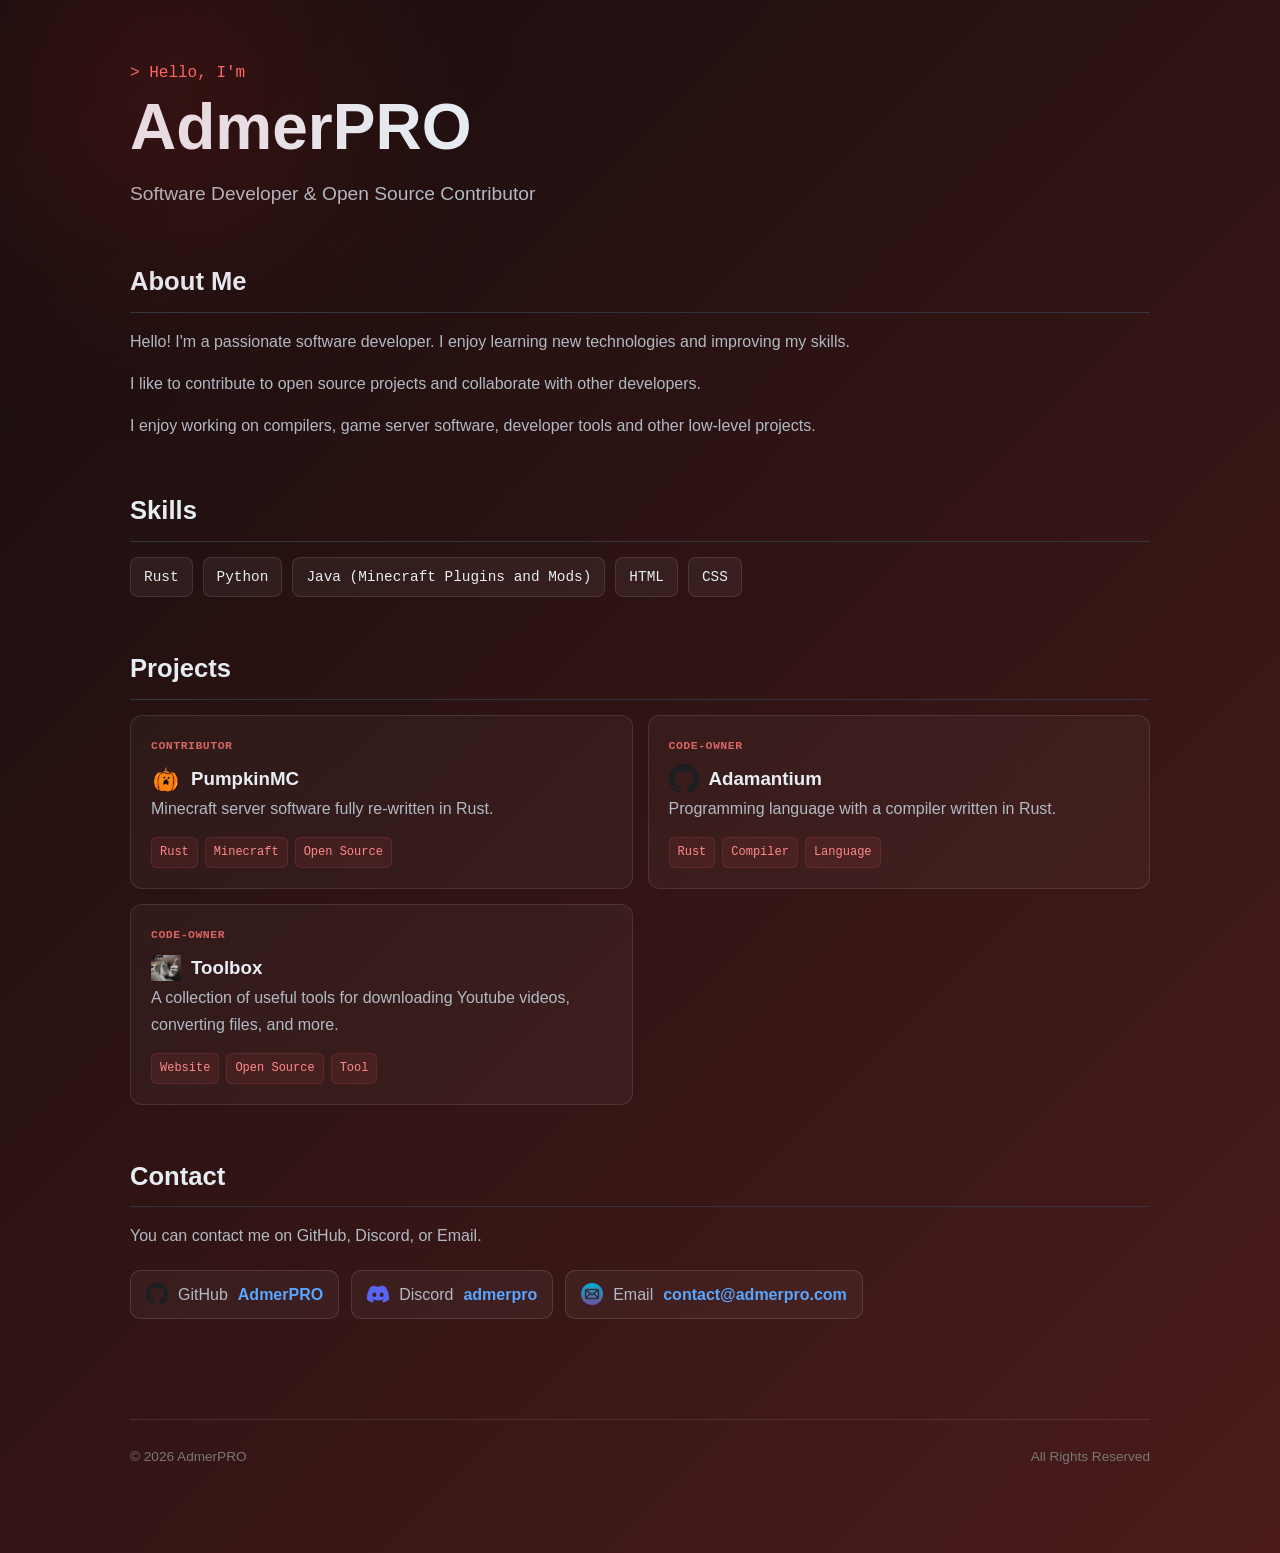
<file: index.html>
<!DOCTYPE html>

<html lang="en">


<head>
    <meta charset="UTF-8">
    <meta name="viewport" content="width=device-width, initial-scale=1.0">

    <title>AdmerPRO</title>

    <link rel="stylesheet" href="./style.css">

    <link rel="icon" href="./icons/favicon.ico" type="image/x-icon">
</head>

<body>

    <header class="hero">
        <p class="hero-small">> Hello, I'm</p>
        <h1>AdmerPRO</h1>

        <p class="hero-description">
            Software Developer & Open Source Contributor
        </p>
    </header>

    <h2>About Me</h2>
    <p>Hello! I'm a passionate software developer. I enjoy learning new technologies and improving my skills.</p>
    <p>I like to contribute to open source projects and collaborate with other developers.</p>
    <p>I enjoy working on compilers, game server software, developer tools and other low-level projects.</p>

    <h2>Skills</h2>
    <div class="skills">
        <span>Rust</span>
        <span>Python</span>
        <span>Java (Minecraft Plugins and Mods)</span>
        <span>HTML</span>
        <span>CSS</span>
    </div>

    <!--
  /$$$$$$        /$$                                   /$$$$$$$  /$$$$$$$   /$$$$$$ 
 /$$__  $$      | $$                                  | $$__  $$| $$__  $$ /$$__  $$
| $$  \ $$  /$$$$$$$ /$$$$$$/$$$$   /$$$$$$   /$$$$$$ | $$  \ $$| $$  \ $$| $$  \ $$
| $$$$$$$$ /$$__  $$| $$_  $$_  $$ /$$__  $$ /$$__  $$| $$$$$$$/| $$$$$$$/| $$  | $$
| $$__  $$| $$  | $$| $$ \ $$ \ $$| $$$$$$$$| $$  \__/| $$____/ | $$__  $$| $$  | $$
| $$  | $$| $$  | $$| $$ | $$ | $$| $$_____/| $$      | $$      | $$  \ $$| $$  | $$
| $$  | $$|  $$$$$$$| $$ | $$ | $$|  $$$$$$$| $$      | $$      | $$  | $$|  $$$$$$/
|__/  |__/ \_______/|__/ |__/ |__/ \_______/|__/      |__/      |__/  |__/ \______/                                                                                                                                                
    -->

    <h2 id="projects">Projects</h2>

    <div class="projects">

        <a
            class="project-card"
            href="https://github.com/Pumpkin-MC/Pumpkin"
            target="_blank"
            rel="noopener noreferrer"
        >
            <span class="project-role">Contributor</span>
            <div class="project-header">
                <img src="./icons/pumpkin.png" alt="PumpkinMC">
                <h3>PumpkinMC</h3>
            </div>

            <p>
                Minecraft server software fully re-written in Rust.
            </p>

            <div class="project-tags">
                <span>Rust</span>
                <span>Minecraft</span>
                <span>Open Source</span>
            </div>
        </a>


        <a
            class="project-card"
            href="https://github.com/AdamantiumORG/Adamantium"
            target="_blank"
            rel="noopener noreferrer"
        >
            <span class="project-role">Code-Owner</span>
            <div class="project-header">
                <img src="./icons/github-icon.svg" alt="Adamantium">
                <h3>Adamantium</h3>
            </div>

            <p>
                Programming language with a compiler written in Rust.
            </p>

            <div class="project-tags">
                <span>Rust</span>
                <span>Compiler</span>
                <span>Language</span>
            </div>
        </a>

        <a
            class="project-card"
            href="https://tools.admerpro.com"
            target="_blank"
            rel="noopener noreferrer"
        >
            <span class="project-role">Code-Owner</span>
            <div class="project-header">
                <img src="./icons/toolbox_icon.png" alt="Toolbox">
                <h3>Toolbox</h3>
            </div>

            <p>
                A collection of useful tools for downloading Youtube videos, converting files, and more.
            </p>

            <div class="project-tags">
                <span>Website</span>
                <span>Open Source</span>
                <span>Tool</span>
            </div>
        </a>

    </div>

    <h2>Contact</h2>
    <p>You can contact me on GitHub, Discord, or Email.</p>

    <div class="socials">
        <a
            href="https://github.com/AdmerPRO"
            target="_blank"
            class="social-link"
            rel="noopener noreferrer"
        >
            <img src="./icons/github-icon.svg" alt="GitHub">
            <span>GitHub</span>
            <strong>AdmerPRO</strong>
        </a>

        <a
            href="https://discord.com/channels/@me"
            target="_blank"
            class="social-link"
            rel="noopener noreferrer"
        >
            <img src="./icons/discord-icon.svg" alt="Discord">
            <span>Discord</span>
            <strong>admerpro</strong>
        </a>

        <a
            href="mailto:contact@admerpro.com"
            target="_blank"
            class="social-link"
            rel="noopener noreferrer"
        >
            <img src="./icons/email.png" alt="Email">
            <span>Email</span>
            <strong>contact@admerpro.com</strong>
        </a>
    </div>

    <footer>
        <span>© 2026 AdmerPRO</span>
        <span>All Rights Reserved</span>
    </footer>
</body>


</html>
</file>
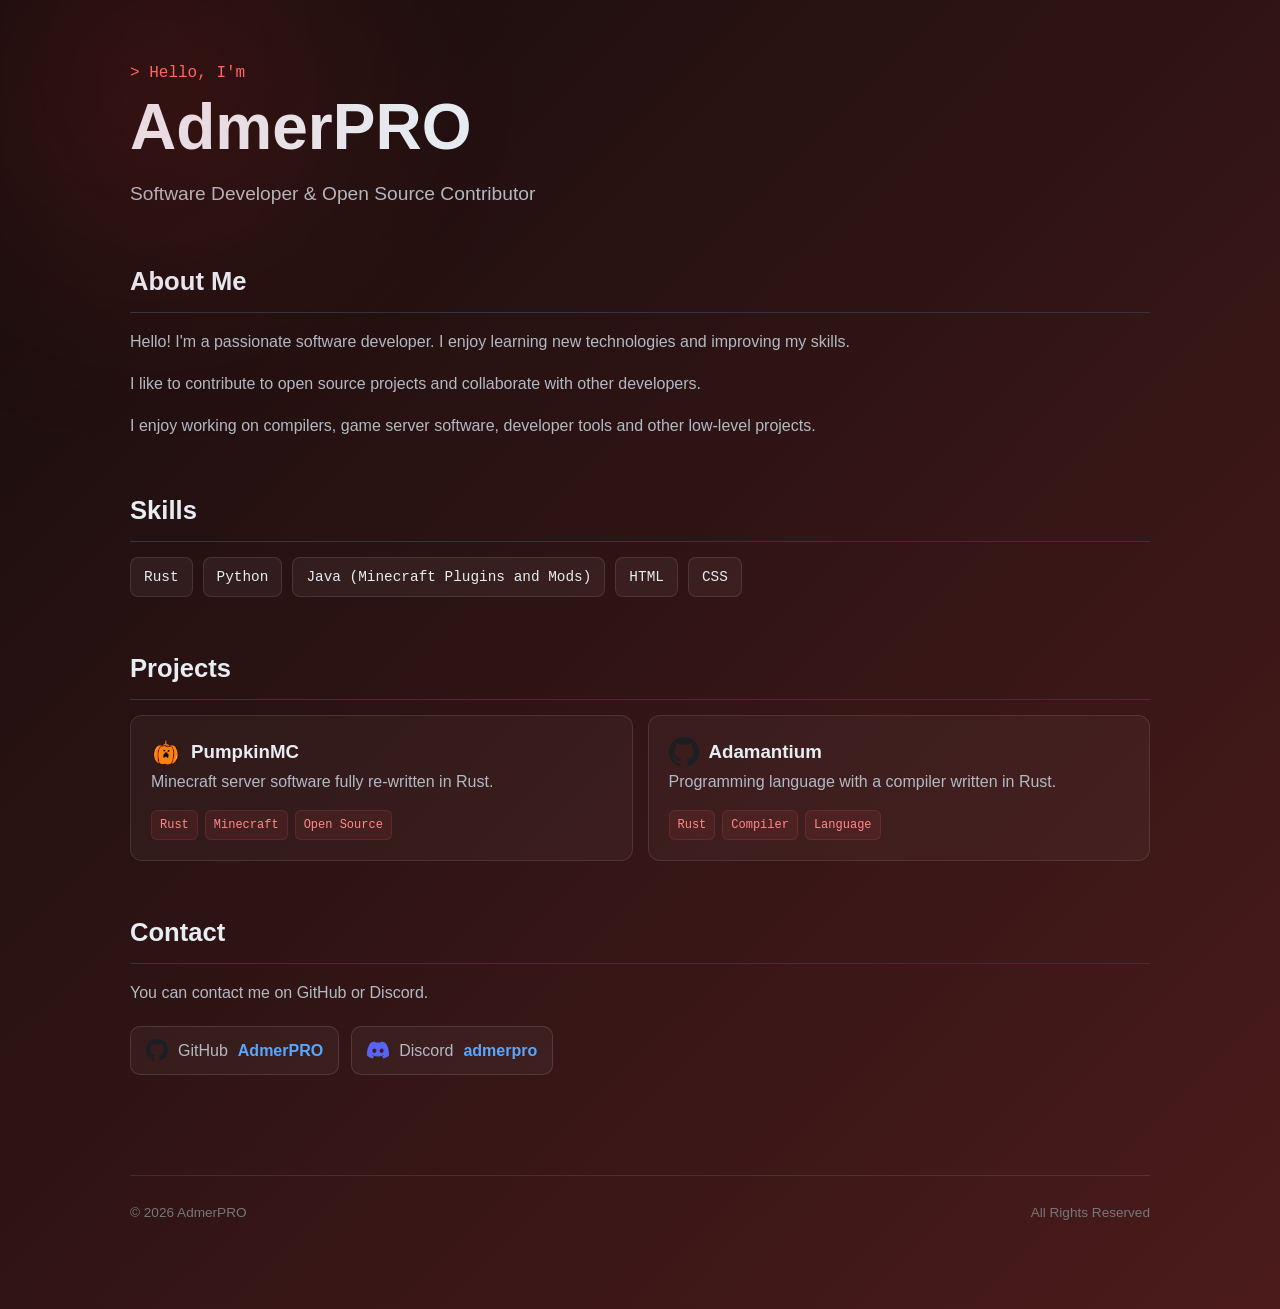
<file: site/index.html>
<!DOCTYPE html>

<html lang="en">


<head>
    <meta charset="UTF-8">
    <meta name="viewport" content="width=device-width, initial-scale=1.0">

    <title>AdmerPRO</title>

    <link rel="stylesheet" href="./style.css">
</head>

<body>

    <header class="hero">
        <p class="hero-small">> Hello, I'm</p>
        <h1>AdmerPRO</h1>

        <p class="hero-description">
            Software Developer & Open Source Contributor
        </p>
    </header>

    <h2>About Me</h2>
    <p>Hello! I'm a passionate software developer. I enjoy learning new technologies and improving my skills.</p>
    <p>I like to contribute to open source projects and collaborate with other developers.</p>
    <p>I enjoy working on compilers, game server software, developer tools and other low-level projects.</p>

    <h2>Skills</h2>
    <div class="skills">
        <span>Rust</span>
        <span>Python</span>
        <span>Java (Minecraft Plugins and Mods)</span>
        <span>HTML</span>
        <span>CSS</span>
    </div>

    <!--
  /$$$$$$        /$$                                   /$$$$$$$  /$$$$$$$   /$$$$$$ 
 /$$__  $$      | $$                                  | $$__  $$| $$__  $$ /$$__  $$
| $$  \ $$  /$$$$$$$ /$$$$$$/$$$$   /$$$$$$   /$$$$$$ | $$  \ $$| $$  \ $$| $$  \ $$
| $$$$$$$$ /$$__  $$| $$_  $$_  $$ /$$__  $$ /$$__  $$| $$$$$$$/| $$$$$$$/| $$  | $$
| $$__  $$| $$  | $$| $$ \ $$ \ $$| $$$$$$$$| $$  \__/| $$____/ | $$__  $$| $$  | $$
| $$  | $$| $$  | $$| $$ | $$ | $$| $$_____/| $$      | $$      | $$  \ $$| $$  | $$
| $$  | $$|  $$$$$$$| $$ | $$ | $$|  $$$$$$$| $$      | $$      | $$  | $$|  $$$$$$/
|__/  |__/ \_______/|__/ |__/ |__/ \_______/|__/      |__/      |__/  |__/ \______/                                                                                                                                                
    -->

    <h2 id="projects">Projects</h2>

    <div class="projects">

        <a
            class="project-card"
            href="https://github.com/Pumpkin-MC/Pumpkin"
            target="_blank"
            rel="noopener noreferrer"
        >
            <div class="project-header">
                <img src="./icons/pumpkin.png" alt="PumpkinMC">
                <h3>PumpkinMC</h3>
            </div>

            <p>
                Minecraft server software fully re-written in Rust.
            </p>

            <div class="project-tags">
                <span>Rust</span>
                <span>Minecraft</span>
                <span>Open Source</span>
            </div>
        </a>


        <a
            class="project-card"
            href="https://github.com/AdamantiumORG/Adamantium"
            target="_blank"
            rel="noopener noreferrer"
        >
            <div class="project-header">
                <img src="./icons/github-icon.svg" alt="Adamantium">
                <h3>Adamantium</h3>
            </div>

            <p>
                Programming language with a compiler written in Rust.
            </p>

            <div class="project-tags">
                <span>Rust</span>
                <span>Compiler</span>
                <span>Language</span>
            </div>
        </a>

    </div>

    <h2>Contact</h2>
    <p>You can contact me on GitHub or Discord.</p>

    <div class="socials">
        <a
            href="https://github.com/AdmerPRO"
            target="_blank"
            class="social-link"
            rel="noopener noreferrer"
        >
            <img src="./icons/github-icon.svg" alt="GitHub">
            <span>GitHub</span>
            <strong>AdmerPRO</strong>
        </a>

        <a
            href="https://discord.com/channels/@me"
            target="_blank"
            class="social-link"
            rel="noopener noreferrer"
        >
            <img src="./icons/discord-icon.svg" alt="Discord">
            <span>Discord</span>
            <strong>admerpro</strong>
        </a>
    </div>

    <footer>
        <span>© 2026 AdmerPRO</span>
        <span>All Rights Reserved</span>
    </footer>
</body>


</html>
</file>
<file: style.css>
/* =========================
   RESET
   ========================= */

* {
    margin: 0;
    padding: 0;
    box-sizing: border-box;
}

html {
    scroll-behavior: smooth;
}


/* =========================
   BODY
   ========================= */

body {
    font-family: Inter, Arial, sans-serif;

    color: #e6edf3;

    max-width: 1100px;
    margin: 0 auto;
    padding: 60px 40px;

    line-height: 1.7;

    background: linear-gradient(
        -45deg,
        #170d0d,
        #271111,
        #541717,
        #4b1b1b,
        #170d0d
    );

    background-size: 400% 400%;
    animation: gradientMove 15s ease infinite;
}

@keyframes gradientMove {
    0% {
        background-position: 0% 50%;
    }

    50% {
        background-position: 100% 50%;
    }

    100% {
        background-position: 0% 50%;
    }
}

/* =========================
   HEADINGS
   ========================= */

h1 {
    font-size: 3rem;
    margin-bottom: 10px;
}

h2 {
    font-size: 1.6rem;

    margin-top: 50px;
    margin-bottom: 15px;

    padding-bottom: 8px;

    border-bottom: 1px solid #30363d;
}


/* =========================
   TEXT
   ========================= */

p {
    color: #b1bac4;
    margin-bottom: 15px;
}

strong {
    color: #ffffff;
}


/* =========================
   LINKS
   ========================= */

a {
    color: #58a6ff;
    text-decoration: none;

    transition: color 0.2s ease;
}

a:hover {
    color: #79c0ff;
    text-decoration: underline;
}


/* Link with icon */

.icon-link {
    display: inline-flex;
    align-items: center;
    gap: 8px;
}

.icon-link img {
    width: 22px;
    height: 22px;
    object-fit: contain;
}


/* =========================
   LISTS
   ========================= */

ul,
ol {
    margin-left: 25px;
    margin-top: 10px;
}

li {
    margin: 7px 0;
    color: #c9d1d9;
}


/* =========================
   CODE
   ========================= */

code {
    font-family: "JetBrains Mono", Consolas, monospace;

    background: #161b22;
    color: #79c0ff;

    padding: 3px 7px;

    border: 1px solid #30363d;
    border-radius: 6px;
}


/* =========================
   PROJECT CARDS
   ========================= */

.project {
    background: #161b22;

    border: 1px solid #30363d;
    border-radius: 12px;

    padding: 20px;
    margin: 15px 0;

    transition:
        transform 0.2s ease,
        border-color 0.2s ease;
}

.project:hover {
    transform: translateY(-3px);
    border-color: #58a6ff;
}

.project h3 {
    margin-bottom: 8px;
}


/* =========================
   BUTTONS
   ========================= */

.button {
    display: inline-block;

    background: #238636;
    color: white;

    padding: 9px 16px;

    border-radius: 7px;

    font-weight: 600;

    transition:
        background 0.2s ease,
        transform 0.2s ease;
}

.button:hover {
    background: #2ea043;

    color: white;
    text-decoration: none;

    transform: translateY(-2px);
}


/* =========================
   MOBILE
   ========================= */

@media (max-width: 600px) {

    body {
        padding: 30px 20px;
    }

    h1 {
        font-size: 2.2rem;
    }

    h2 {
        font-size: 1.4rem;
    }
}

/* =========================
   HERO SECTION
   ========================= */

.hero {
    position: relative;
}

.hero::before {
    content: "";

    position: absolute;

    width: 350px;
    height: 350px;

    left: -150px;
    top: -150px;

    background: rgba(255, 50, 50, 0.12);

    filter: blur(100px);

    border-radius: 50%;

    pointer-events: none;
}

.hero-small {
    color: #ff6b6b;
    font-family: "JetBrains Mono", Consolas, monospace;
    margin-bottom: 5px;
}

.hero h1 {
    font-size: 4rem;
    line-height: 1.1;
    margin: 0;
}

.hero h1 span {
    color: #ff5c5c;
}

.hero-description {
    font-size: 1.2rem;
    margin-top: 15px;
}

.hero-links {
    display: flex;
    gap: 12px;
    margin-top: 25px;
}

.primary-button,
.secondary-button {
    padding: 10px 18px;
    border-radius: 8px;
    text-decoration: none;
    font-weight: 600;
}

.primary-button {
    background: #e5484d;
    color: white;
}

.secondary-button {
    border: 1px solid #444;
    color: #ddd;
}

.primary-button:hover,
.secondary-button:hover {
    transform: translateY(-2px);
    text-decoration: none;
}

/* =========================
   SKILLS
   ========================= */

.skills {
    display: flex;
    flex-wrap: wrap;
    gap: 10px;
}

.skills span {
    background: rgba(255, 255, 255, 0.05);
    border: 1px solid rgba(255, 255, 255, 0.1);

    padding: 7px 13px;
    border-radius: 8px;

    font-family: monospace;
    font-size: 0.9rem;

    transition: 0.2s ease;
}

.skills span:hover {
    border-color: #e5484d;
    transform: translateY(-2px);
}

/* =========================
    SOCIALS
    ========================= */

.socials {
    display: flex;
    flex-wrap: wrap;
    gap: 12px;

    margin-top: 20px;
}

.social-link {
    display: flex;
    align-items: center;
    gap: 10px;

    padding: 10px 15px;

    background: rgba(255, 255, 255, 0.04);

    border: 1px solid rgba(255, 255, 255, 0.12);
    border-radius: 10px;

    color: #e6edf3;
    text-decoration: none;

    transition:
        transform 0.2s ease,
        border-color 0.2s ease,
        background 0.2s ease;
}

.social-link img {
    width: 22px;
    height: 22px;
    object-fit: contain;
}

.social-link span {
    color: #b1bac4;
}

.social-link strong {
    color: #58a6ff;
}

.social-link:hover {
    transform: translateY(-3px);

    background: rgba(255, 255, 255, 0.07);
    border-color: #e5484d;

    text-decoration: none;
}

/* =========================
    PROJECTS
    ========================= */

.projects {
    display: grid;
    grid-template-columns: repeat(2, 1fr);
    gap: 15px;
}

.project-card {
    display: block;

    padding: 20px;

    background: rgba(255, 255, 255, 0.035);
    border: 1px solid rgba(255, 255, 255, 0.1);
    border-radius: 12px;

    color: inherit;
    text-decoration: none;

    transition:
        transform 0.2s ease,
        border-color 0.2s ease,
        background 0.2s ease;
}

.project-card:hover {
    transform: translateY(-4px);

    border-color: rgba(255, 90, 90, 0.6);

    box-shadow:
        0 10px 30px rgba(0, 0, 0, 0.2),
        0 0 25px rgba(255, 60, 60, 0.05);

    text-decoration: none;
}

.project-card:hover * {
    text-decoration: none;
}

.project-header {
    display: flex;
    align-items: center;
    gap: 10px;
}

.project-header img {
    width: 30px;
    height: 30px;
    object-fit: contain;
}

.project-header h3 {
    margin: 0;
}

.project-tags {
    display: flex;
    flex-wrap: wrap;
    gap: 7px;

    margin-top: 15px;
}

.project-tags span {
    padding: 4px 8px;

    font-family: monospace;
    font-size: 0.75rem;

    color: #ff8a8a;
    background: rgba(255, 90, 90, 0.08);

    border: 1px solid rgba(255, 90, 90, 0.15);
    border-radius: 6px;
}

.project-role {
    display: block;
    margin-bottom: 8px;

    font-family: monospace;
    font-size: 0.72rem;
    font-weight: 600;
    letter-spacing: 0.5px;
    text-transform: uppercase;

    color: #ff7777;
    opacity: 0.8;
}

/* =========================
    FOOTER
    ========================= */

footer {
    display: flex;
    justify-content: space-between;

    margin-top: 100px;
    padding: 25px 0;

    border-top: 1px solid rgba(255, 255, 255, 0.1);

    color: #777;
    font-size: 0.85rem;
}
</file>
<file: site/style.css>
/* =========================
   RESET
   ========================= */

* {
    margin: 0;
    padding: 0;
    box-sizing: border-box;
}

html {
    scroll-behavior: smooth;
}


/* =========================
   BODY
   ========================= */

body {
    font-family: Inter, Arial, sans-serif;

    color: #e6edf3;

    max-width: 1100px;
    margin: 0 auto;
    padding: 60px 40px;

    line-height: 1.7;

    background: linear-gradient(
        -45deg,
        #170d0d,
        #271111,
        #541717,
        #4b1b1b,
        #170d0d
    );

    background-size: 400% 400%;
    animation: gradientMove 15s ease infinite;
}

@keyframes gradientMove {
    0% {
        background-position: 0% 50%;
    }

    50% {
        background-position: 100% 50%;
    }

    100% {
        background-position: 0% 50%;
    }
}

/* =========================
   HEADINGS
   ========================= */

h1 {
    font-size: 3rem;
    margin-bottom: 10px;
}

h2 {
    font-size: 1.6rem;

    margin-top: 50px;
    margin-bottom: 15px;

    padding-bottom: 8px;

    border-bottom: 1px solid #30363d;
}


/* =========================
   TEXT
   ========================= */

p {
    color: #b1bac4;
    margin-bottom: 15px;
}

strong {
    color: #ffffff;
}


/* =========================
   LINKS
   ========================= */

a {
    color: #58a6ff;
    text-decoration: none;

    transition: color 0.2s ease;
}

a:hover {
    color: #79c0ff;
    text-decoration: underline;
}


/* Link with icon */

.icon-link {
    display: inline-flex;
    align-items: center;
    gap: 8px;
}

.icon-link img {
    width: 22px;
    height: 22px;
    object-fit: contain;
}


/* =========================
   LISTS
   ========================= */

ul,
ol {
    margin-left: 25px;
    margin-top: 10px;
}

li {
    margin: 7px 0;
    color: #c9d1d9;
}


/* =========================
   CODE
   ========================= */

code {
    font-family: "JetBrains Mono", Consolas, monospace;

    background: #161b22;
    color: #79c0ff;

    padding: 3px 7px;

    border: 1px solid #30363d;
    border-radius: 6px;
}


/* =========================
   PROJECT CARDS
   ========================= */

.project {
    background: #161b22;

    border: 1px solid #30363d;
    border-radius: 12px;

    padding: 20px;
    margin: 15px 0;

    transition:
        transform 0.2s ease,
        border-color 0.2s ease;
}

.project:hover {
    transform: translateY(-3px);
    border-color: #58a6ff;
}

.project h3 {
    margin-bottom: 8px;
}


/* =========================
   BUTTONS
   ========================= */

.button {
    display: inline-block;

    background: #238636;
    color: white;

    padding: 9px 16px;

    border-radius: 7px;

    font-weight: 600;

    transition:
        background 0.2s ease,
        transform 0.2s ease;
}

.button:hover {
    background: #2ea043;

    color: white;
    text-decoration: none;

    transform: translateY(-2px);
}


/* =========================
   MOBILE
   ========================= */

@media (max-width: 600px) {

    body {
        padding: 30px 20px;
    }

    h1 {
        font-size: 2.2rem;
    }

    h2 {
        font-size: 1.4rem;
    }
}

/* =========================
   HERO SECTION
   ========================= */

.hero {
    position: relative;
}

.hero::before {
    content: "";

    position: absolute;

    width: 350px;
    height: 350px;

    left: -150px;
    top: -150px;

    background: rgba(255, 50, 50, 0.12);

    filter: blur(100px);

    border-radius: 50%;

    pointer-events: none;
}

.hero-small {
    color: #ff6b6b;
    font-family: "JetBrains Mono", Consolas, monospace;
    margin-bottom: 5px;
}

.hero h1 {
    font-size: 4rem;
    line-height: 1.1;
    margin: 0;
}

.hero h1 span {
    color: #ff5c5c;
}

.hero-description {
    font-size: 1.2rem;
    margin-top: 15px;
}

.hero-links {
    display: flex;
    gap: 12px;
    margin-top: 25px;
}

.primary-button,
.secondary-button {
    padding: 10px 18px;
    border-radius: 8px;
    text-decoration: none;
    font-weight: 600;
}

.primary-button {
    background: #e5484d;
    color: white;
}

.secondary-button {
    border: 1px solid #444;
    color: #ddd;
}

.primary-button:hover,
.secondary-button:hover {
    transform: translateY(-2px);
    text-decoration: none;
}

/* =========================
   SKILLS
   ========================= */

.skills {
    display: flex;
    flex-wrap: wrap;
    gap: 10px;
}

.skills span {
    background: rgba(255, 255, 255, 0.05);
    border: 1px solid rgba(255, 255, 255, 0.1);

    padding: 7px 13px;
    border-radius: 8px;

    font-family: monospace;
    font-size: 0.9rem;

    transition: 0.2s ease;
}

.skills span:hover {
    border-color: #e5484d;
    transform: translateY(-2px);
}

/* =========================
    SOCIALS
    ========================= */

.socials {
    display: flex;
    flex-wrap: wrap;
    gap: 12px;

    margin-top: 20px;
}

.social-link {
    display: flex;
    align-items: center;
    gap: 10px;

    padding: 10px 15px;

    background: rgba(255, 255, 255, 0.04);

    border: 1px solid rgba(255, 255, 255, 0.12);
    border-radius: 10px;

    color: #e6edf3;
    text-decoration: none;

    transition:
        transform 0.2s ease,
        border-color 0.2s ease,
        background 0.2s ease;
}

.social-link img {
    width: 22px;
    height: 22px;
    object-fit: contain;
}

.social-link span {
    color: #b1bac4;
}

.social-link strong {
    color: #58a6ff;
}

.social-link:hover {
    transform: translateY(-3px);

    background: rgba(255, 255, 255, 0.07);
    border-color: #e5484d;

    text-decoration: none;
}

/* =========================
    PROJECTS
    ========================= */

.projects {
    display: grid;
    grid-template-columns: repeat(2, 1fr);
    gap: 15px;
}

.project-card {
    display: block;

    padding: 20px;

    background: rgba(255, 255, 255, 0.035);
    border: 1px solid rgba(255, 255, 255, 0.1);
    border-radius: 12px;

    color: inherit;
    text-decoration: none;

    transition:
        transform 0.2s ease,
        border-color 0.2s ease,
        background 0.2s ease;
}

.project-card:hover {
    transform: translateY(-4px);

    border-color: rgba(255, 90, 90, 0.6);

    box-shadow:
        0 10px 30px rgba(0, 0, 0, 0.2),
        0 0 25px rgba(255, 60, 60, 0.05);
}

.project-header {
    display: flex;
    align-items: center;
    gap: 10px;
}

.project-header img {
    width: 30px;
    height: 30px;
    object-fit: contain;
}

.project-header h3 {
    margin: 0;
}

.project-tags {
    display: flex;
    flex-wrap: wrap;
    gap: 7px;

    margin-top: 15px;
}

.project-tags span {
    padding: 4px 8px;

    font-family: monospace;
    font-size: 0.75rem;

    color: #ff8a8a;
    background: rgba(255, 90, 90, 0.08);

    border: 1px solid rgba(255, 90, 90, 0.15);
    border-radius: 6px;
}

/* =========================
    FOOTER
    ========================= */

footer {
    display: flex;
    justify-content: space-between;

    margin-top: 100px;
    padding: 25px 0;

    border-top: 1px solid rgba(255, 255, 255, 0.1);

    color: #777;
    font-size: 0.85rem;
}
</file>
